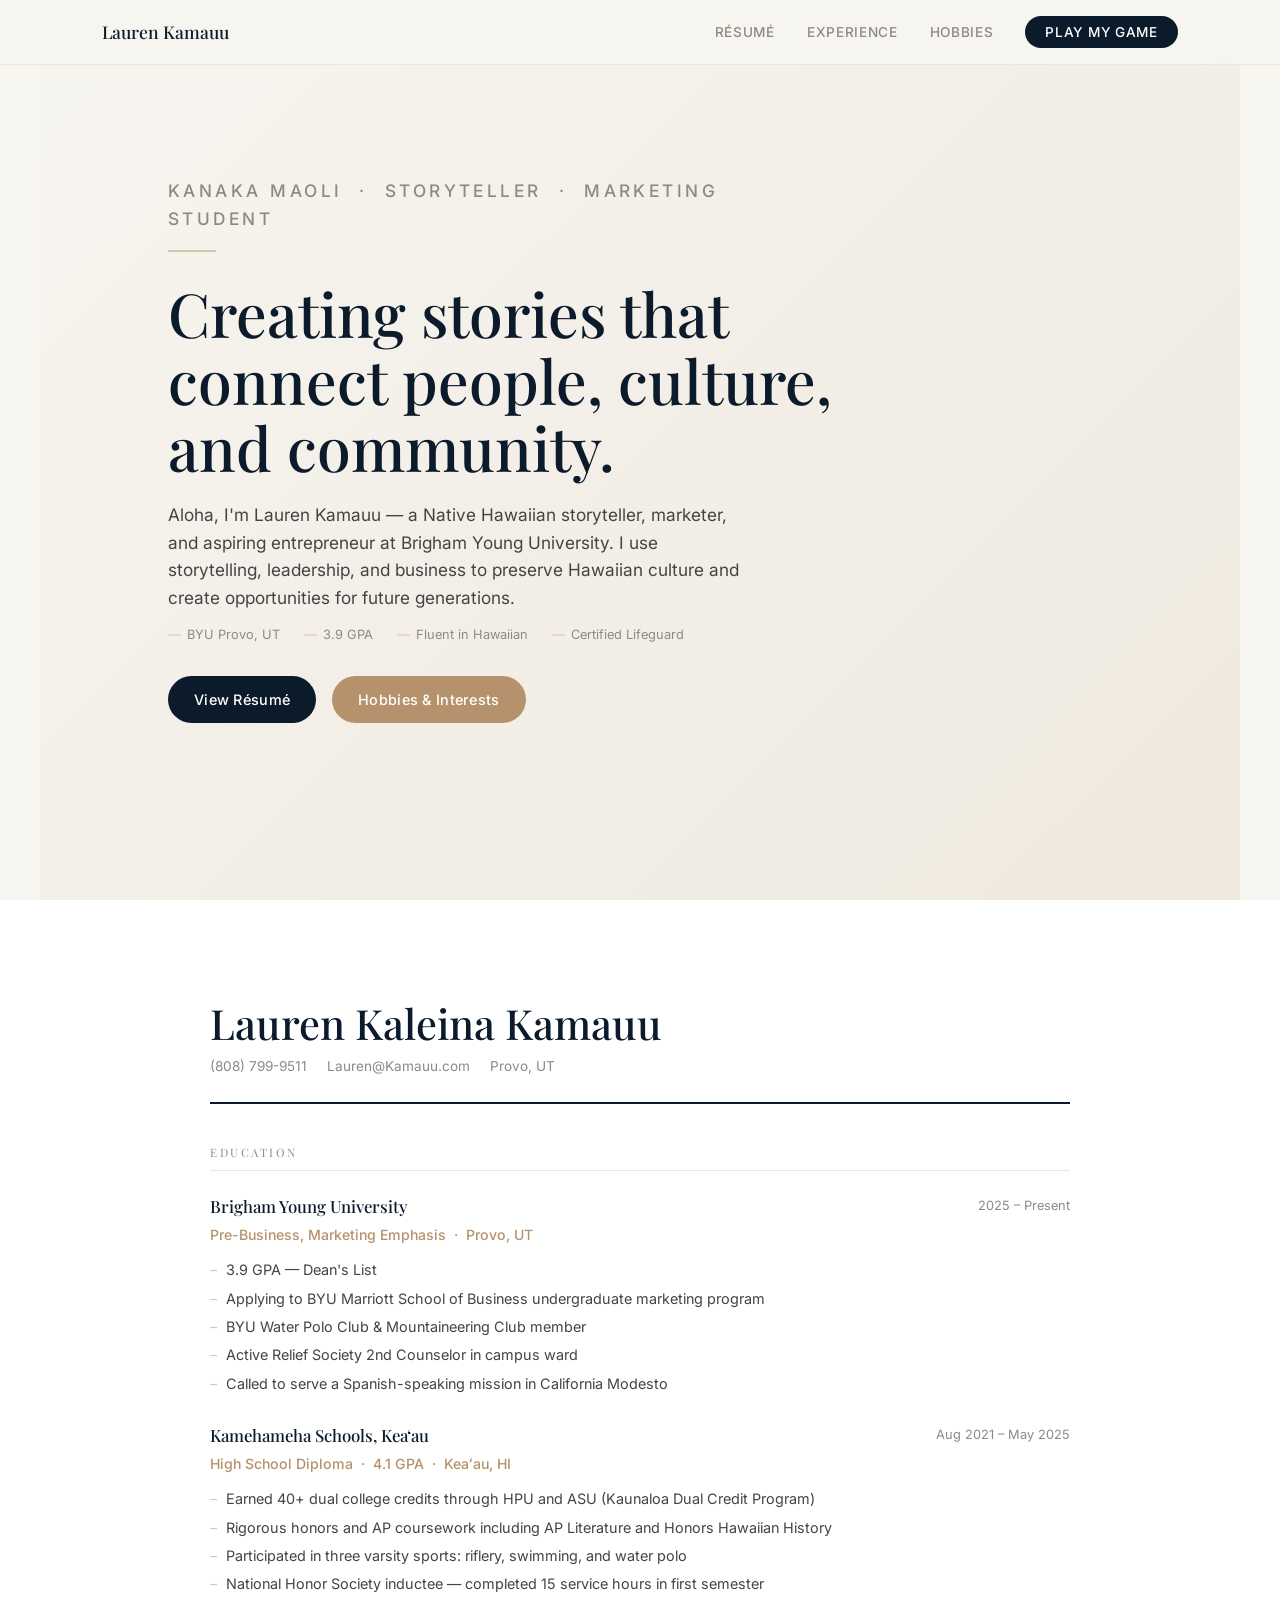
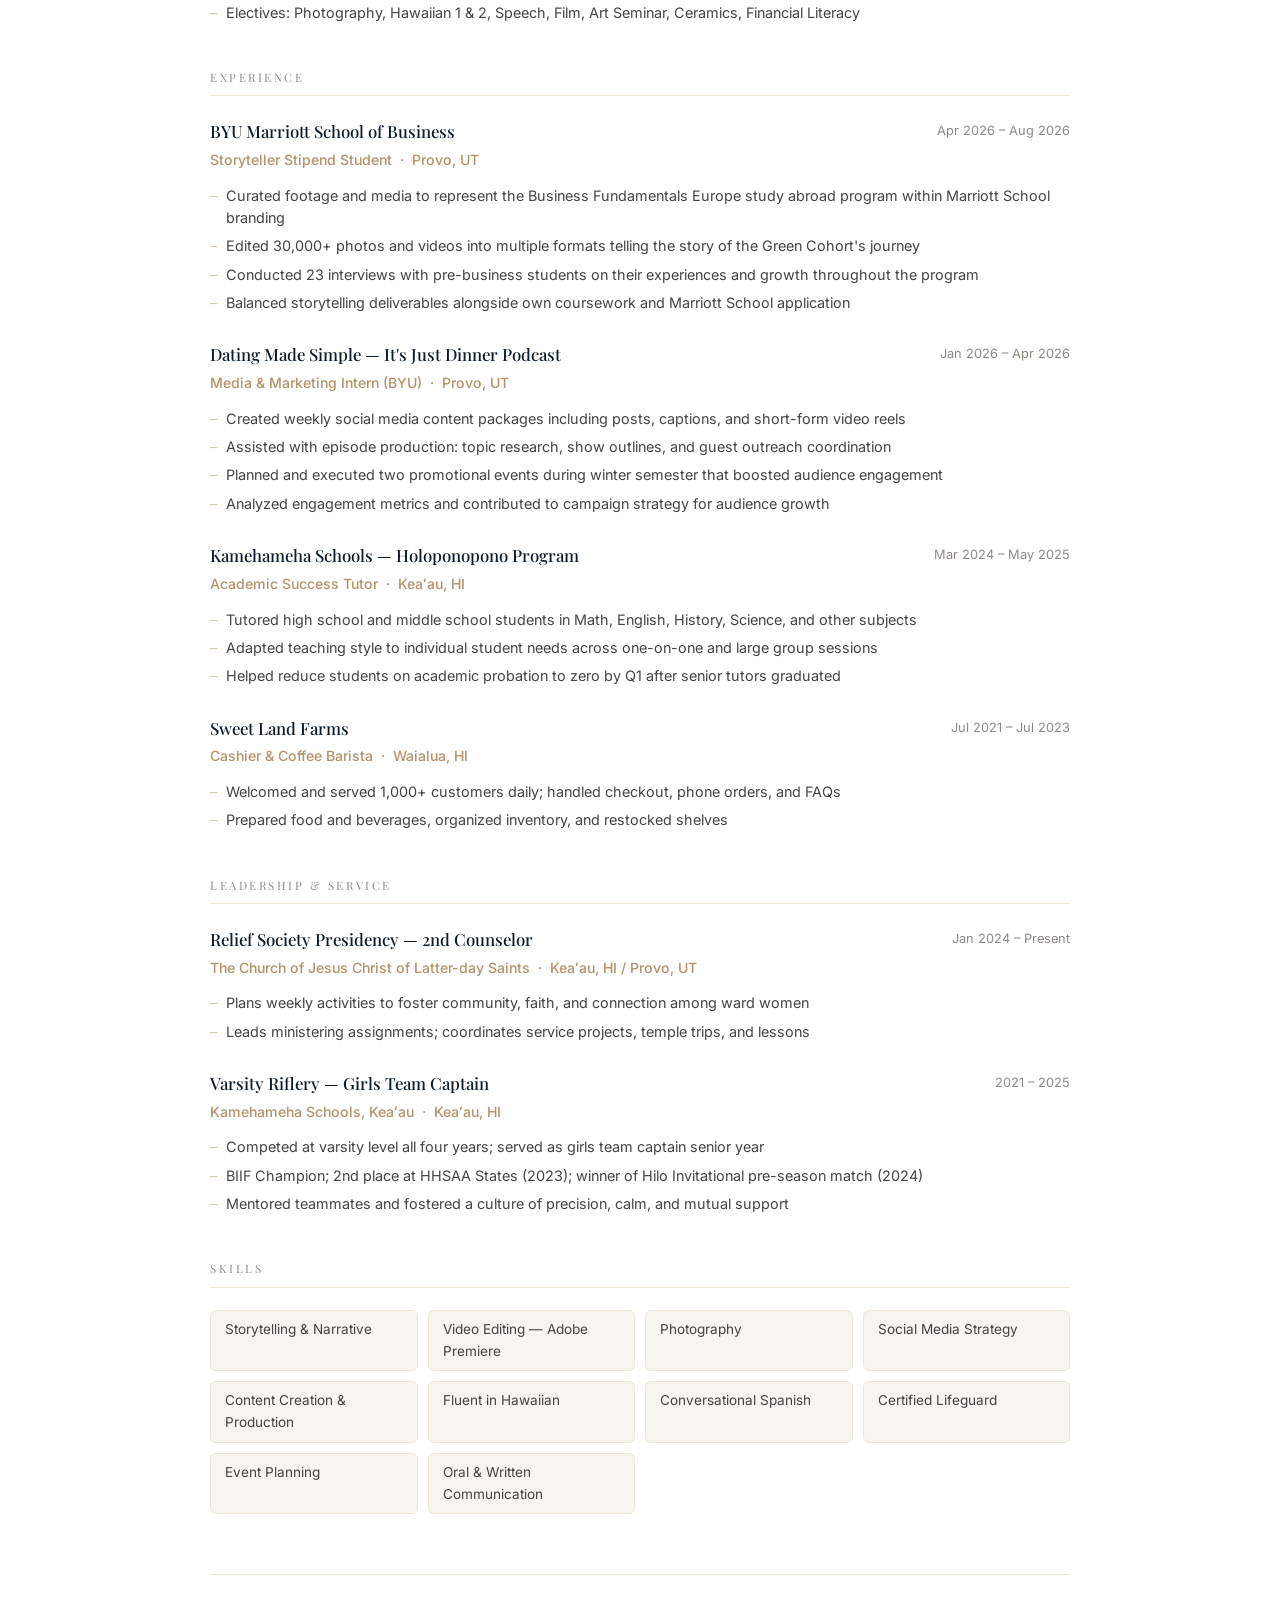
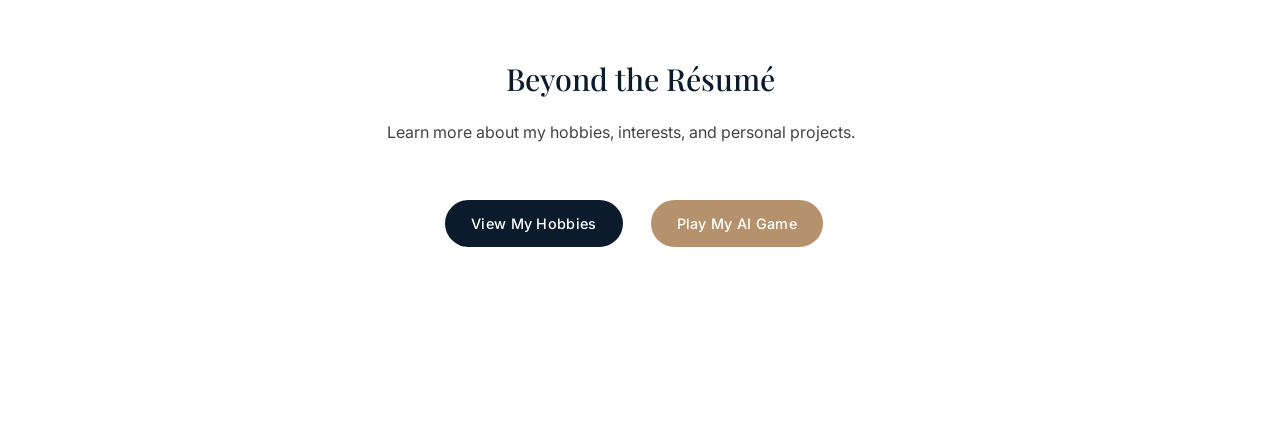
<file: index.html>
<!DOCTYPE html>
<html lang="en">
<head>
<meta charset="UTF-8" />
<meta name="viewport" content="width=device-width, initial-scale=1.0" />
<title>Lauren Kamauu | Storyteller & Marketing Student</title>
<link href="https://fonts.googleapis.com/css2?family=Playfair+Display:wght@400;500;600&family=Inter:wght@300;400;500;600&display=swap" rel="stylesheet">
<link rel="stylesheet" href="styles/css/project.css">

</head>
<body>

<!-- NAV -->
<nav>
  <a href="#top" class="nav-logo">Lauren Kamauu</a>
  <ul class="nav-links">
    <li><a href="#resume">Résumé</a></li>
    <li><a href="#experience">Experience</a></li>
    <li><a href="hobbies.html" target="_blank" rel="noopener noreferrer">Hobbies</a></li>
    <li class="nav-cta"><a href="byu_alchemy.html" target="_blank" rel="noopener noreferrer">Play My Game</a></li>
  </ul>
</nav>

<!-- HERO -->
<section id="top" class="hero fade-in">
  <div class="hero-text">
    <p class="label">Kanaka Maoli &nbsp;·&nbsp; Storyteller &nbsp;·&nbsp; Marketing Student</p>
    <div class="divider"></div>
    <h1>Creating stories that connect people, culture, and community.</h1>
    <p>
      Aloha, I'm Lauren Kamauu — a Native Hawaiian storyteller, marketer, and aspiring entrepreneur at Brigham Young University.
      I use storytelling, leadership, and business to preserve Hawaiian culture and create opportunities for future generations.
    </p>
    <div class="hero-meta">
      <span>BYU Provo, UT</span>
      <span>3.9 GPA</span>
      <span>Fluent in Hawaiian</span>
      <span>Certified Lifeguard</span>
    </div>
    <a href="#resume" class="btn">View Résumé</a>
    <a href="hobbies.html" class="btn accent" target="_blank" rel="noopener noreferrer">Hobbies &amp; Interests</a>
  </div>
</section>

<!-- RÉSUMÉ -->
<div id="resume">
<div class="resume-inner fade-in d1">

  <div class="resume-header">
    <h1>Lauren Kaleina Kamauu</h1>
    <div class="resume-contact">
      <span>(808) 799-9511</span>
      <span>Lauren@Kamauu.com</span>
      <span>Provo, UT</span>
    </div>
  </div>

  <!-- EDUCATION -->
  <div class="resume-block">
    <div class="resume-block-title">Education</div>

    <div class="resume-entry">
      <div class="resume-entry-title">Brigham Young University</div>
      <div class="resume-entry-date">2025 – Present</div>
      <div class="resume-entry-sub">Pre-Business, Marketing Emphasis &nbsp;·&nbsp; Provo, UT</div>
      <div class="resume-entry-body">
        <ul>
          <li>3.9 GPA — Dean's List</li>
          <li>Applying to BYU Marriott School of Business undergraduate marketing program</li>
          <li>BYU Water Polo Club &amp; Mountaineering Club member</li>
          <li>Active Relief Society 2nd Counselor in campus ward</li>
          <li>Called to serve a Spanish-speaking mission in California Modesto</li>
        </ul>
      </div>
    </div>

    <div class="resume-entry">
      <div class="resume-entry-title">Kamehameha Schools, Keaʻau</div>
      <div class="resume-entry-date">Aug 2021 – May 2025</div>
      <div class="resume-entry-sub">High School Diploma &nbsp;·&nbsp; 4.1 GPA &nbsp;·&nbsp; Keaʻau, HI</div>
      <div class="resume-entry-body">
        <ul>
          <li>Earned 40+ dual college credits through HPU and ASU (Kaunaloa Dual Credit Program)</li>
          <li>Rigorous honors and AP coursework including AP Literature and Honors Hawaiian History</li>
          <li>Participated in three varsity sports: riflery, swimming, and water polo</li>
          <li>National Honor Society inductee — completed 15 service hours in first semester</li>
          <li>Electives: Photography, Hawaiian 1 &amp; 2, Speech, Film, Art Seminar, Ceramics, Financial Literacy</li>
        </ul>
      </div>
    </div>
  </div>

  <!-- EXPERIENCE -->
  <div id="experience" class="resume-block">
    <div class="resume-block-title">Experience</div>

    <div class="resume-entry">
      <div class="resume-entry-title">BYU Marriott School of Business</div>
      <div class="resume-entry-date">Apr 2026 – Aug 2026</div>
      <div class="resume-entry-sub">Storyteller Stipend Student &nbsp;·&nbsp; Provo, UT</div>
      <div class="resume-entry-body">
        <ul>
          <li>Curated footage and media to represent the Business Fundamentals Europe study abroad program within Marriott School branding</li>
          <li>Edited 30,000+ photos and videos into multiple formats telling the story of the Green Cohort's journey</li>
          <li>Conducted 23 interviews with pre-business students on their experiences and growth throughout the program</li>
          <li>Balanced storytelling deliverables alongside own coursework and Marriott School application</li>
        </ul>
      </div>
    </div>

    <div class="resume-entry">
      <div class="resume-entry-title">Dating Made Simple — It's Just Dinner Podcast</div>
      <div class="resume-entry-date">Jan 2026 – Apr 2026</div>
      <div class="resume-entry-sub">Media &amp; Marketing Intern (BYU) &nbsp;·&nbsp; Provo, UT</div>
      <div class="resume-entry-body">
        <ul>
          <li>Created weekly social media content packages including posts, captions, and short-form video reels</li>
          <li>Assisted with episode production: topic research, show outlines, and guest outreach coordination</li>
          <li>Planned and executed two promotional events during winter semester that boosted audience engagement</li>
          <li>Analyzed engagement metrics and contributed to campaign strategy for audience growth</li>
        </ul>
      </div>
    </div>

    <div class="resume-entry">
      <div class="resume-entry-title">Kamehameha Schools — Holoponopono Program</div>
      <div class="resume-entry-date">Mar 2024 – May 2025</div>
      <div class="resume-entry-sub">Academic Success Tutor &nbsp;·&nbsp; Keaʻau, HI</div>
      <div class="resume-entry-body">
        <ul>
          <li>Tutored high school and middle school students in Math, English, History, Science, and other subjects</li>
          <li>Adapted teaching style to individual student needs across one-on-one and large group sessions</li>
          <li>Helped reduce students on academic probation to zero by Q1 after senior tutors graduated</li>
        </ul>
      </div>
    </div>

    <div class="resume-entry">
      <div class="resume-entry-title">Sweet Land Farms</div>
      <div class="resume-entry-date">Jul 2021 – Jul 2023</div>
      <div class="resume-entry-sub">Cashier &amp; Coffee Barista &nbsp;·&nbsp; Waialua, HI</div>
      <div class="resume-entry-body">
        <ul>
          <li>Welcomed and served 1,000+ customers daily; handled checkout, phone orders, and FAQs</li>
          <li>Prepared food and beverages, organized inventory, and restocked shelves</li>
        </ul>
      </div>
    </div>
  </div>

  <!-- LEADERSHIP -->
  <div class="resume-block">
    <div class="resume-block-title">Leadership &amp; Service</div>

    <div class="resume-entry">
      <div class="resume-entry-title">Relief Society Presidency — 2nd Counselor</div>
      <div class="resume-entry-date">Jan 2024 – Present</div>
      <div class="resume-entry-sub">The Church of Jesus Christ of Latter-day Saints &nbsp;·&nbsp; Keaʻau, HI / Provo, UT</div>
      <div class="resume-entry-body">
        <ul>
          <li>Plans weekly activities to foster community, faith, and connection among ward women</li>
          <li>Leads ministering assignments; coordinates service projects, temple trips, and lessons</li>
        </ul>
      </div>
    </div>

    <div class="resume-entry">
      <div class="resume-entry-title">Varsity Riflery — Girls Team Captain</div>
      <div class="resume-entry-date">2021 – 2025</div>
      <div class="resume-entry-sub">Kamehameha Schools, Keaʻau &nbsp;·&nbsp; Keaʻau, HI</div>
      <div class="resume-entry-body">
        <ul>
          <li>Competed at varsity level all four years; served as girls team captain senior year</li>
          <li>BIIF Champion; 2nd place at HHSAA States (2023); winner of Hilo Invitational pre-season match (2024)</li>
          <li>Mentored teammates and fostered a culture of precision, calm, and mutual support</li>
        </ul>
      </div>
    </div>
  </div>

  <!-- SKILLS -->
  <div class="resume-block">
    <div class="resume-block-title">Skills</div>
    <div class="skills-grid">
      <div class="skill-tag">Storytelling &amp; Narrative</div>
      <div class="skill-tag">Video Editing — Adobe Premiere</div>
      <div class="skill-tag">Photography</div>
      <div class="skill-tag">Social Media Strategy</div>
      <div class="skill-tag">Content Creation &amp; Production</div>
      <div class="skill-tag">Fluent in Hawaiian</div>
      <div class="skill-tag">Conversational Spanish</div>
      <div class="skill-tag">Certified Lifeguard</div>
      <div class="skill-tag">Event Planning</div>
      <div class="skill-tag">Oral &amp; Written Communication</div>
    </div>
  </div>

  <section class="explore-section">

    <h2>Beyond the Résumé</h2>

    <p>
        Learn more about my hobbies, interests, and personal projects.
    </p>

    <div class="explore-buttons">

        <a href="hobbies.html" class="btn" target="_blank" rel="noopener noreferrer">
            View My Hobbies
        </a>

        <a href="byu_alchemy.html" class="btn accent" target="_blank" rel="noopener noreferrer">
            Play My AI Game
        </a>

    </div>

</section>
</file>
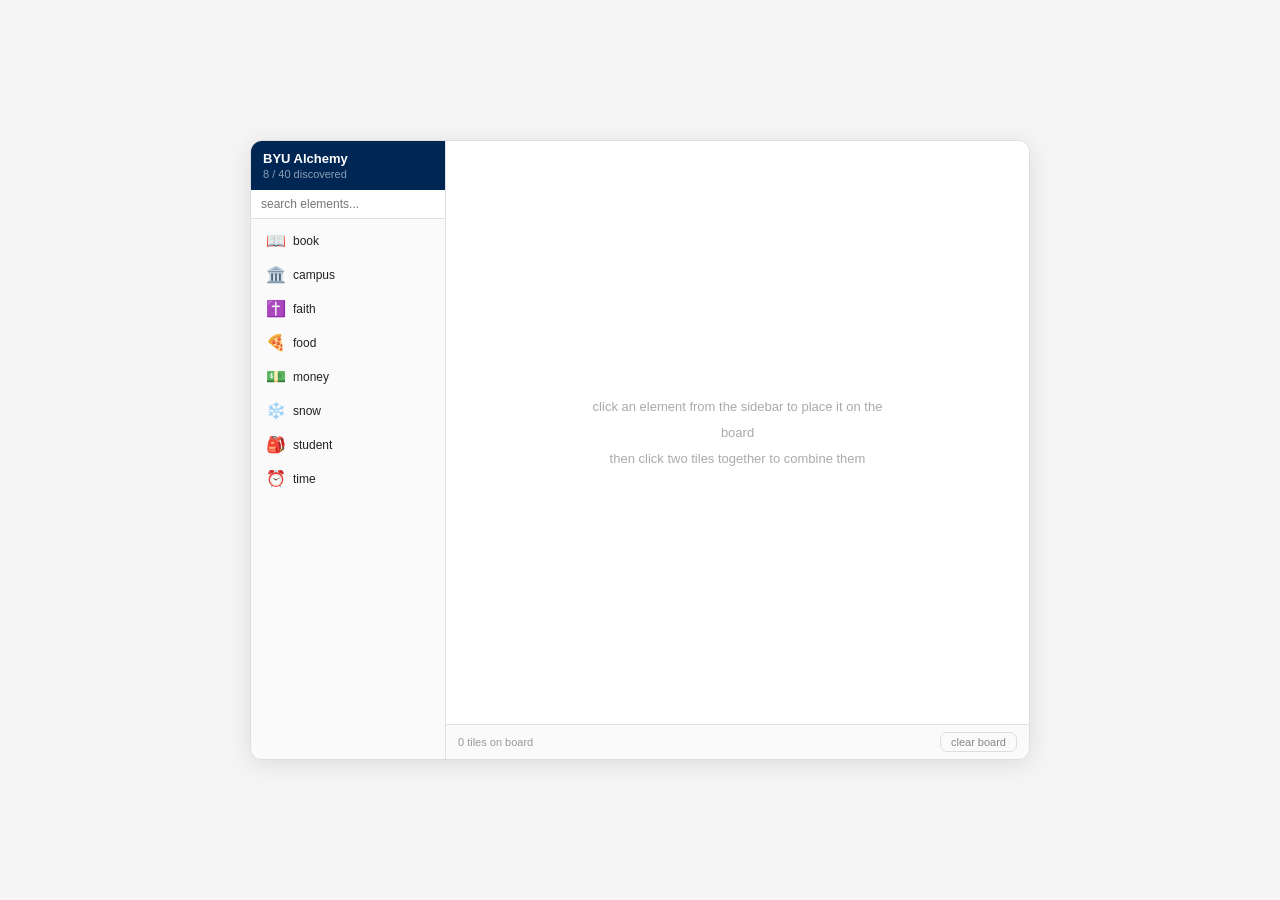
<file: byu_alchemy.html>
<!DOCTYPE html>
<html lang="en">
<head>
<meta charset="UTF-8" />
<meta name="viewport" content="width=device-width, initial-scale=1.0" />
<title>BYU Alchemy</title>
<style>
  * { box-sizing: border-box; margin: 0; padding: 0; }
  body { font-family: -apple-system, BlinkMacSystemFont, 'Segoe UI', sans-serif; background: #f5f5f5; display: flex; justify-content: center; align-items: center; min-height: 100vh; }
  #app { display: flex; height: 620px; width: 780px; border: 1px solid #ddd; border-radius: 12px; overflow: hidden; box-shadow: 0 4px 24px rgba(0,0,0,0.10); }

  /* SIDEBAR */
  #sidebar { width: 195px; min-width: 195px; display: flex; flex-direction: column; background: #fafafa; border-right: 1px solid #e0e0e0; }
  #sid-head { padding: 10px 12px; background: #002654; }
  #sid-head h3 { font-size: 13px; font-weight: 600; color: #fff; }
  #sid-head p { font-size: 11px; color: rgba(255,255,255,0.55); margin-top: 2px; }
  #search { width: 100%; font-size: 12px; padding: 7px 10px; border: none; border-bottom: 1px solid #e0e0e0; background: #fff; color: #222; outline: none; }
  #elist { flex: 1; overflow-y: auto; padding: 6px; display: flex; flex-direction: column; gap: 3px; }
  .chip { display: flex; align-items: center; gap: 7px; padding: 5px 8px; border-radius: 7px; cursor: pointer; font-size: 12px; color: #222; border: 1px solid transparent; background: transparent; user-select: none; }
  .chip:hover { background: #fff; border-color: #ddd; }
  .chip-icon { font-size: 16px; width: 20px; text-align: center; }

  /* BOARD */
  #board-wrap { flex: 1; display: flex; flex-direction: column; min-width: 0; }
  #board { flex: 1; position: relative; background: #fff; overflow: hidden; }
  #hint-text { position: absolute; top: 50%; left: 50%; transform: translate(-50%, -50%); font-size: 13px; color: #aaa; text-align: center; pointer-events: none; line-height: 2; }
  #toast { position: absolute; top: 10px; left: 50%; transform: translateX(-50%); background: #002654; color: #fff; font-size: 12px; font-weight: 500; padding: 6px 18px; border-radius: 8px; opacity: 0; pointer-events: none; white-space: nowrap; transition: opacity 0.25s; z-index: 20; }
  #toast.on { opacity: 1; }
  #bbar { padding: 7px 12px; background: #fafafa; border-top: 1px solid #e0e0e0; display: flex; justify-content: space-between; align-items: center; }
  #bbar span { font-size: 11px; color: #999; }
  #clr { font-size: 11px; padding: 3px 10px; border: 1px solid #ddd; border-radius: 7px; background: transparent; color: #888; cursor: pointer; }
  #clr:hover { background: #f0f0f0; }

  /* TILES */
  .tile { position: absolute; display: flex; flex-direction: column; align-items: center; gap: 2px; padding: 6px 8px; min-width: 64px; max-width: 90px; border-radius: 8px; border: 1px solid #e0e0e0; background: #fff; font-size: 11px; color: #222; text-align: center; cursor: pointer; user-select: none; transition: border-color 0.15s, background 0.15s; word-break: break-word; box-shadow: 0 1px 4px rgba(0,0,0,0.06); }
  .tile:hover { border-color: #bbb; background: #fafafa; }
  .tile.sel { border-color: #002654; background: #E6F1FB; color: #002654; }
  .tile .ti { font-size: 20px; line-height: 1.2; }
</style>
</head>
<body>
<div id="app">
  <div id="sidebar">
    <div id="sid-head">
      <h3>BYU Alchemy</h3>
      <p id="dcount">8 / 38 discovered</p>
    </div>
    <input id="search" placeholder="search elements..." />
    <div id="elist"></div>
  </div>
  <div id="board-wrap">
    <div id="board">
      <div id="hint-text">click an element from the sidebar to place it on the board<br>then click two tiles together to combine them</div>
      <div id="toast"></div>
    </div>
    <div id="bbar">
      <span id="bcount">0 tiles on board</span>
      <button id="clr">clear board</button>
    </div>
  </div>
</div>

<script>
const EL = {
  student:     { icon: '🎒', label: 'student',          base: true },
  faith:       { icon: '✝️',  label: 'faith',            base: true },
  book:        { icon: '📖', label: 'book',              base: true },
  campus:      { icon: '🏛️', label: 'campus',            base: true },
  snow:        { icon: '❄️',  label: 'snow',              base: true },
  food:        { icon: '🍕', label: 'food',              base: true },
  time:        { icon: '⏰', label: 'time',              base: true },
  money:       { icon: '💵', label: 'money',             base: true },
  honor_code:  { icon: '📜', label: 'honor code' },
  byu_spirit:  { icon: '💙', label: 'BYU spirit' },
  cosmo:       { icon: '🐾', label: 'Cosmo' },
  devotional:  { icon: '🎤', label: 'devotional' },
  finals_week: { icon: '😰', label: 'finals week' },
  ramen:       { icon: '🍜', label: 'ramen' },
  late_night:  { icon: '🌙', label: 'late night' },
  all_nighter: { icon: '😵', label: 'all-nighter' },
  testimony:   { icon: '🕊️', label: 'testimony' },
  mission:     { icon: '✈️', label: 'mission' },
  married:     { icon: '💍', label: 'married' },
  cougareat:   { icon: '🍔', label: 'cougareat' },
  library:     { icon: '📚', label: 'library' },
  internship:  { icon: '💼', label: 'internship' },
  diploma:     { icon: '🎓', label: 'diploma' },
  y_mountain:  { icon: '⛰️', label: 'Y mountain' },
  hike:        { icon: '🥾', label: 'hike' },
  ward:        { icon: '⛪', label: 'ward' },
  fhe:         { icon: '🏠', label: 'FHE' },
  intramurals: { icon: '🏐', label: 'intramurals' },
  tuition:     { icon: '💸', label: 'tuition' },
  scholarship: { icon: '🏆', label: 'scholarship' },
  bom:         { icon: '📕', label: 'Book of Mormon' },
  revelation:  { icon: '💡', label: 'revelation' },
  green_cohort:{ icon: '🐍', label: 'green cohort B' },
  professor:   { icon: '🧑‍🏫', label: 'professor' },
  semester:    { icon: '📅', label: 'semester' },
  cougar_blue: { icon: '💎', label: 'cougar blue' },
  married_byu: { icon: '🎊', label: 'BYU married' },
  timpanogos:  { icon: '🏔️', label: 'Timpanogos' },
  temple:      { icon: '🕍', label: 'temple' },
  scriptures:  { icon: '📗', label: 'scriptures' },
};

const RECIPES = [
  ['student',    'faith',      'honor_code'],
  ['student',    'book',       'library'],
  ['campus',     'snow',       'y_mountain'],
  ['y_mountain', 'student',    'hike'],
  ['hike',       'student',    'timpanogos'],
  ['faith',      'faith',      'temple'],
  ['temple',     'book',       'scriptures'],
  ['scriptures', 'student',    'mission'],
  ['student',    'time',       'finals_week'],
  ['finals_week','food',       'ramen'],
  ['food',       'money',      'cougareat'],
  ['student',    'money',      'tuition'],
  ['tuition',    'faith',      'scholarship'],
  ['time',       'student',    'late_night'],
  ['late_night', 'book',       'all_nighter'],
  ['honor_code', 'faith',      'byu_spirit'],
  ['byu_spirit', 'campus',     'cosmo'],
  ['faith',      'book',       'devotional'],
  ['devotional', 'faith',      'testimony'],
  ['testimony',  'time',       'mission'],
  ['student',    'faith',      'bom'],
  ['bom',        'faith',      'revelation'],
  ['student',    'campus',     'ward'],
  ['ward',       'time',       'fhe'],
  ['campus',     'food',       'cougareat'],
  ['student',    'time',       'semester'],
  ['semester',   'book',       'professor'],
  ['scholarship','time',       'internship'],
  ['semester',   'semester',   'diploma'],
  ['byu_spirit', 'cosmo',      'cougar_blue'],
  ['student',    'student',    'married'],
  ['married',    'campus',     'married_byu'],
  ['fhe',        'student',    'intramurals'],
  ['byu_spirit', 'revelation', 'green_cohort'],
  ['internship', 'diploma',    'diploma'],
];

const TOTAL = Object.keys(EL).length;
const discovered = new Set(Object.keys(EL).filter(k => EL[k].base));
let tiles = [], selectedTile = null, toastTimer = null, idCounter = 0;

const board    = document.getElementById('board');
const elist    = document.getElementById('elist');
const dcount   = document.getElementById('dcount');
const bcount   = document.getElementById('bcount');
const hint     = document.getElementById('hint-text');
const toast    = document.getElementById('toast');
const searchEl = document.getElementById('search');

function showToast(msg) {
  toast.textContent = msg;
  toast.classList.add('on');
  clearTimeout(toastTimer);
  toastTimer = setTimeout(() => toast.classList.remove('on'), 2400);
}

function updateCounts() {
  dcount.textContent = `${discovered.size} / ${TOTAL} discovered`;
  bcount.textContent = `${tiles.length} tile${tiles.length !== 1 ? 's' : ''} on board`;
  hint.style.display = tiles.length ? 'none' : 'block';
}

function renderSidebar() {
  const q = searchEl.value.toLowerCase();
  elist.innerHTML = '';
  [...discovered]
    .sort((a, b) => EL[a].label.localeCompare(EL[b].label))
    .filter(k => EL[k].label.toLowerCase().includes(q))
    .forEach(k => {
      const d = document.createElement('div');
      d.className = 'chip';
      d.innerHTML = `<span class="chip-icon">${EL[k].icon}</span><span>${EL[k].label}</span>`;
      d.addEventListener('click', () => placeFromSidebar(k));
      elist.appendChild(d);
    });
  updateCounts();
}

function placeFromSidebar(key) {
  clearSelection();
  const bRect = board.getBoundingClientRect();
  const x = 20 + Math.random() * (bRect.width - 130);
  const y = 20 + Math.random() * (bRect.height - 90);
  spawnTile(key, x, y);
}

function spawnTile(key, x, y) {
  const id = ++idCounter;
  const el = EL[key];
  const div = document.createElement('div');
  div.className = 'tile';
  div.innerHTML = `<span class="ti">${el.icon}</span><span>${el.label}</span>`;
  div.style.left = Math.round(x) + 'px';
  div.style.top  = Math.round(y) + 'px';

  let dragging = false, moved = false, ox = 0, oy = 0, sx = 0, sy = 0;

  div.addEventListener('mousedown', e => {
    e.stopPropagation(); e.preventDefault();
    dragging = true; moved = false;
    const r = div.getBoundingClientRect();
    ox = e.clientX - r.left; oy = e.clientY - r.top;
    sx = e.clientX; sy = e.clientY;
    div.style.zIndex = 50;
  });

  function onMove(e) {
    if (!dragging || div.style.zIndex !== '50') return;
    const bRect = board.getBoundingClientRect();
    let nx = e.clientX - bRect.left - ox;
    let ny = e.clientY - bRect.top  - oy;
    nx = Math.max(0, Math.min(nx, bRect.width  - div.offsetWidth));
    ny = Math.max(0, Math.min(ny, bRect.height - div.offsetHeight));
    div.style.left = Math.round(nx) + 'px';
    div.style.top  = Math.round(ny) + 'px';
    obj.x = nx; obj.y = ny;
    if (Math.abs(e.clientX - sx) > 4 || Math.abs(e.clientY - sy) > 4) moved = true;
  }
  function onUp() {
    if (!dragging) return;
    dragging = false; div.style.zIndex = '';
    if (!moved) handleTileClick(obj);
  }
  document.addEventListener('mousemove', onMove);
  document.addEventListener('mouseup', onUp);

  const obj = { id, key, div, x, y };
  tiles.push(obj);
  board.appendChild(div);
  updateCounts();
  return obj;
}

function handleTileClick(obj) {
  if (!selectedTile) {
    selectedTile = obj;
    obj.div.classList.add('sel');
  } else if (selectedTile === obj) {
    obj.div.classList.remove('sel');
    selectedTile = null;
  } else {
    const a = selectedTile.key, b = obj.key;
    const result = tryMerge(a, b);
    selectedTile.div.classList.remove('sel');
    if (result) {
      const nx = Math.round((selectedTile.x + obj.x) / 2);
      const ny = Math.round((selectedTile.y + obj.y) / 2);
      removeTile(selectedTile); removeTile(obj);
      selectedTile = null;
      const isNew = !discovered.has(result);
      discovered.add(result);
      spawnTile(result, nx, ny);
      if (isNew) {
        showToast(`✨ discovered: ${EL[result].icon} ${EL[result].label}!`);
        renderSidebar();
      } else {
        showToast(`${EL[result].icon} ${EL[result].label}`);
        updateCounts();
      }
    } else {
      selectedTile = obj;
      obj.div.classList.add('sel');
      showToast('no reaction — try something else');
    }
  }
}

function tryMerge(a, b) {
  for (const [i1, i2, out] of RECIPES) {
    if ((a === i1 && b === i2) || (a === i2 && b === i1)) return out;
  }
  return null;
}

function removeTile(obj) {
  obj.div.remove();
  tiles = tiles.filter(t => t !== obj);
}

function clearSelection() {
  if (selectedTile) { selectedTile.div.classList.remove('sel'); selectedTile = null; }
}

board.addEventListener('click', e => { if (e.target === board) clearSelection(); });
document.getElementById('clr').addEventListener('click', () => {
  tiles.forEach(t => t.div.remove());
  tiles = []; clearSelection(); updateCounts();
});
searchEl.addEventListener('input', renderSidebar);
renderSidebar();
</script>
</body>
</html>
</file>
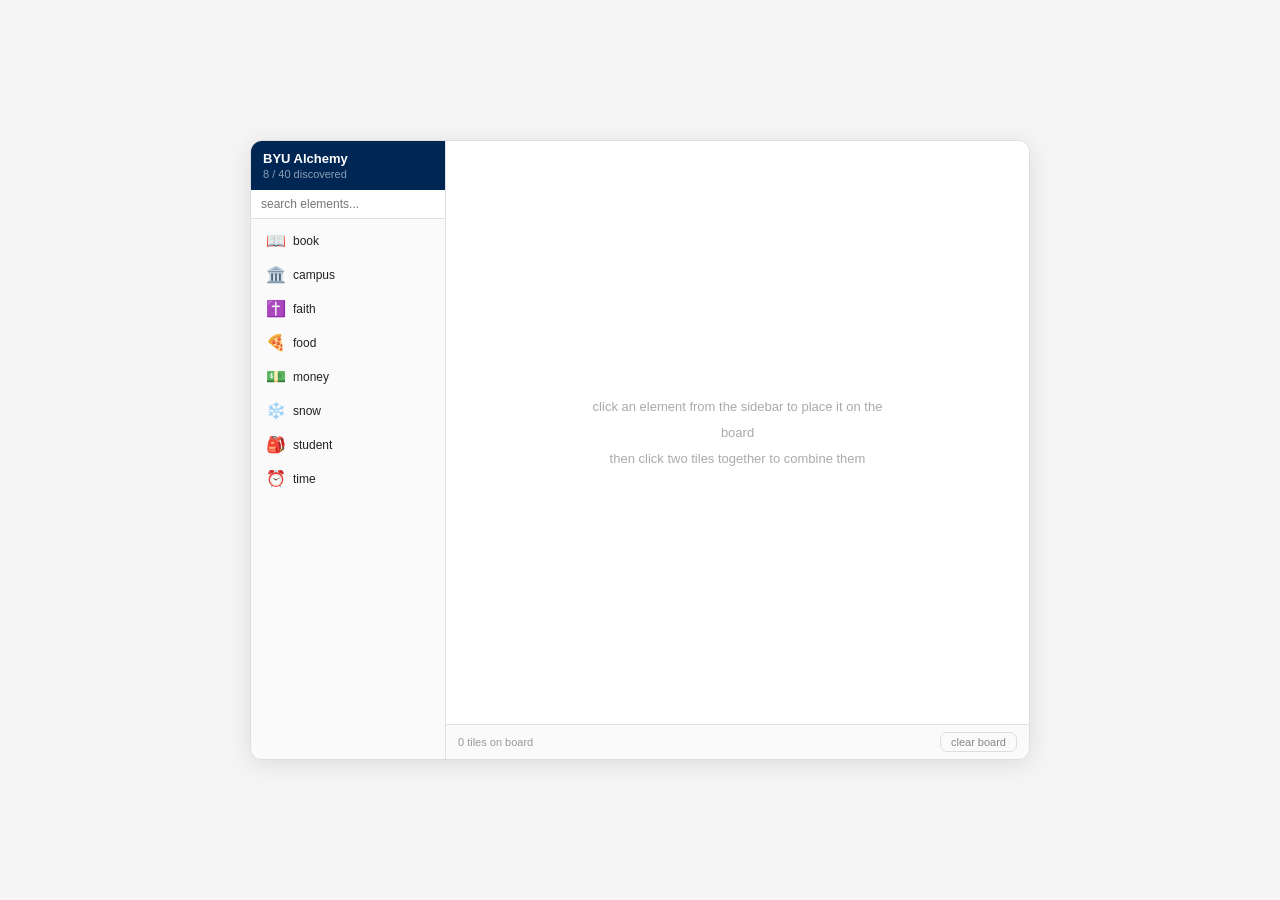
<file: game.html>
<!DOCTYPE html>
<html lang="en">
<head>
<meta charset="UTF-8" />
<meta name="viewport" content="width=device-width, initial-scale=1.0" />
<title>BYU Alchemy</title>
<style>
  * { box-sizing: border-box; margin: 0; padding: 0; }
  body { font-family: -apple-system, BlinkMacSystemFont, 'Segoe UI', sans-serif; background: #f5f5f5; display: flex; justify-content: center; align-items: center; min-height: 100vh; }
  #app { display: flex; height: 620px; width: 780px; border: 1px solid #ddd; border-radius: 12px; overflow: hidden; box-shadow: 0 4px 24px rgba(0,0,0,0.10); }

  /* SIDEBAR */
  #sidebar { width: 195px; min-width: 195px; display: flex; flex-direction: column; background: #fafafa; border-right: 1px solid #e0e0e0; }
  #sid-head { padding: 10px 12px; background: #002654; }
  #sid-head h3 { font-size: 13px; font-weight: 600; color: #fff; }
  #sid-head p { font-size: 11px; color: rgba(255,255,255,0.55); margin-top: 2px; }
  #search { width: 100%; font-size: 12px; padding: 7px 10px; border: none; border-bottom: 1px solid #e0e0e0; background: #fff; color: #222; outline: none; }
  #elist { flex: 1; overflow-y: auto; padding: 6px; display: flex; flex-direction: column; gap: 3px; }
  .chip { display: flex; align-items: center; gap: 7px; padding: 5px 8px; border-radius: 7px; cursor: pointer; font-size: 12px; color: #222; border: 1px solid transparent; background: transparent; user-select: none; }
  .chip:hover { background: #fff; border-color: #ddd; }
  .chip-icon { font-size: 16px; width: 20px; text-align: center; }

  /* BOARD */
  #board-wrap { flex: 1; display: flex; flex-direction: column; min-width: 0; }
  #board { flex: 1; position: relative; background: #fff; overflow: hidden; }
  #hint-text { position: absolute; top: 50%; left: 50%; transform: translate(-50%, -50%); font-size: 13px; color: #aaa; text-align: center; pointer-events: none; line-height: 2; }
  #toast { position: absolute; top: 10px; left: 50%; transform: translateX(-50%); background: #002654; color: #fff; font-size: 12px; font-weight: 500; padding: 6px 18px; border-radius: 8px; opacity: 0; pointer-events: none; white-space: nowrap; transition: opacity 0.25s; z-index: 20; }
  #toast.on { opacity: 1; }
  #bbar { padding: 7px 12px; background: #fafafa; border-top: 1px solid #e0e0e0; display: flex; justify-content: space-between; align-items: center; }
  #bbar span { font-size: 11px; color: #999; }
  #clr { font-size: 11px; padding: 3px 10px; border: 1px solid #ddd; border-radius: 7px; background: transparent; color: #888; cursor: pointer; }
  #clr:hover { background: #f0f0f0; }

  /* TILES */
  .tile { position: absolute; display: flex; flex-direction: column; align-items: center; gap: 2px; padding: 6px 8px; min-width: 64px; max-width: 90px; border-radius: 8px; border: 1px solid #e0e0e0; background: #fff; font-size: 11px; color: #222; text-align: center; cursor: pointer; user-select: none; transition: border-color 0.15s, background 0.15s; word-break: break-word; box-shadow: 0 1px 4px rgba(0,0,0,0.06); }
  .tile:hover { border-color: #bbb; background: #fafafa; }
  .tile.sel { border-color: #002654; background: #E6F1FB; color: #002654; }
  .tile .ti { font-size: 20px; line-height: 1.2; }
</style>
</head>
<body>
<div id="app">
  <div id="sidebar">
    <div id="sid-head">
      <h3>BYU Alchemy</h3>
      <p id="dcount">8 / 38 discovered</p>
    </div>
    <input id="search" placeholder="search elements..." />
    <div id="elist"></div>
  </div>
  <div id="board-wrap">
    <div id="board">
      <div id="hint-text">click an element from the sidebar to place it on the board<br>then click two tiles together to combine them</div>
      <div id="toast"></div>
    </div>
    <div id="bbar">
      <span id="bcount">0 tiles on board</span>
      <button id="clr">clear board</button>
    </div>
  </div>
</div>

<script>
const EL = {
  student:     { icon: '🎒', label: 'student',          base: true },
  faith:       { icon: '✝️',  label: 'faith',            base: true },
  book:        { icon: '📖', label: 'book',              base: true },
  campus:      { icon: '🏛️', label: 'campus',            base: true },
  snow:        { icon: '❄️',  label: 'snow',              base: true },
  food:        { icon: '🍕', label: 'food',              base: true },
  time:        { icon: '⏰', label: 'time',              base: true },
  money:       { icon: '💵', label: 'money',             base: true },
  honor_code:  { icon: '📜', label: 'honor code' },
  byu_spirit:  { icon: '💙', label: 'BYU spirit' },
  cosmo:       { icon: '🐾', label: 'Cosmo' },
  devotional:  { icon: '🎤', label: 'devotional' },
  finals_week: { icon: '😰', label: 'finals week' },
  ramen:       { icon: '🍜', label: 'ramen' },
  late_night:  { icon: '🌙', label: 'late night' },
  all_nighter: { icon: '😵', label: 'all-nighter' },
  testimony:   { icon: '🕊️', label: 'testimony' },
  mission:     { icon: '✈️', label: 'mission' },
  married:     { icon: '💍', label: 'married' },
  cougareat:   { icon: '🍔', label: 'cougareat' },
  library:     { icon: '📚', label: 'library' },
  internship:  { icon: '💼', label: 'internship' },
  diploma:     { icon: '🎓', label: 'diploma' },
  y_mountain:  { icon: '⛰️', label: 'Y mountain' },
  hike:        { icon: '🥾', label: 'hike' },
  ward:        { icon: '⛪', label: 'ward' },
  fhe:         { icon: '🏠', label: 'FHE' },
  intramurals: { icon: '🏐', label: 'intramurals' },
  tuition:     { icon: '💸', label: 'tuition' },
  scholarship: { icon: '🏆', label: 'scholarship' },
  bom:         { icon: '📕', label: 'Book of Mormon' },
  revelation:  { icon: '💡', label: 'revelation' },
  green_cohort:{ icon: '🐍', label: 'green cohort B' },
  professor:   { icon: '🧑‍🏫', label: 'professor' },
  semester:    { icon: '📅', label: 'semester' },
  cougar_blue: { icon: '💎', label: 'cougar blue' },
  married_byu: { icon: '🎊', label: 'BYU married' },
  timpanogos:  { icon: '🏔️', label: 'Timpanogos' },
  temple:      { icon: '🕍', label: 'temple' },
  scriptures:  { icon: '📗', label: 'scriptures' },
};

const RECIPES = [
  ['student',    'faith',      'honor_code'],
  ['student',    'book',       'library'],
  ['campus',     'snow',       'y_mountain'],
  ['y_mountain', 'student',    'hike'],
  ['hike',       'student',    'timpanogos'],
  ['faith',      'faith',      'temple'],
  ['temple',     'book',       'scriptures'],
  ['scriptures', 'student',    'mission'],
  ['student',    'time',       'finals_week'],
  ['finals_week','food',       'ramen'],
  ['food',       'money',      'cougareat'],
  ['student',    'money',      'tuition'],
  ['tuition',    'faith',      'scholarship'],
  ['time',       'student',    'late_night'],
  ['late_night', 'book',       'all_nighter'],
  ['honor_code', 'faith',      'byu_spirit'],
  ['byu_spirit', 'campus',     'cosmo'],
  ['faith',      'book',       'devotional'],
  ['devotional', 'faith',      'testimony'],
  ['testimony',  'time',       'mission'],
  ['student',    'faith',      'bom'],
  ['bom',        'faith',      'revelation'],
  ['student',    'campus',     'ward'],
  ['ward',       'time',       'fhe'],
  ['campus',     'food',       'cougareat'],
  ['student',    'time',       'semester'],
  ['semester',   'book',       'professor'],
  ['scholarship','time',       'internship'],
  ['semester',   'semester',   'diploma'],
  ['byu_spirit', 'cosmo',      'cougar_blue'],
  ['student',    'student',    'married'],
  ['married',    'campus',     'married_byu'],
  ['fhe',        'student',    'intramurals'],
  ['byu_spirit', 'revelation', 'green_cohort'],
  ['internship', 'diploma',    'diploma'],
];

const TOTAL = Object.keys(EL).length;
const discovered = new Set(Object.keys(EL).filter(k => EL[k].base));
let tiles = [], selectedTile = null, toastTimer = null, idCounter = 0;

const board    = document.getElementById('board');
const elist    = document.getElementById('elist');
const dcount   = document.getElementById('dcount');
const bcount   = document.getElementById('bcount');
const hint     = document.getElementById('hint-text');
const toast    = document.getElementById('toast');
const searchEl = document.getElementById('search');

function showToast(msg) {
  toast.textContent = msg;
  toast.classList.add('on');
  clearTimeout(toastTimer);
  toastTimer = setTimeout(() => toast.classList.remove('on'), 2400);
}

function updateCounts() {
  dcount.textContent = `${discovered.size} / ${TOTAL} discovered`;
  bcount.textContent = `${tiles.length} tile${tiles.length !== 1 ? 's' : ''} on board`;
  hint.style.display = tiles.length ? 'none' : 'block';
}

function renderSidebar() {
  const q = searchEl.value.toLowerCase();
  elist.innerHTML = '';
  [...discovered]
    .sort((a, b) => EL[a].label.localeCompare(EL[b].label))
    .filter(k => EL[k].label.toLowerCase().includes(q))
    .forEach(k => {
      const d = document.createElement('div');
      d.className = 'chip';
      d.innerHTML = `<span class="chip-icon">${EL[k].icon}</span><span>${EL[k].label}</span>`;
      d.addEventListener('click', () => placeFromSidebar(k));
      elist.appendChild(d);
    });
  updateCounts();
}

function placeFromSidebar(key) {
  clearSelection();
  const bRect = board.getBoundingClientRect();
  const x = 20 + Math.random() * (bRect.width - 130);
  const y = 20 + Math.random() * (bRect.height - 90);
  spawnTile(key, x, y);
}

function spawnTile(key, x, y) {
  const id = ++idCounter;
  const el = EL[key];
  const div = document.createElement('div');
  div.className = 'tile';
  div.innerHTML = `<span class="ti">${el.icon}</span><span>${el.label}</span>`;
  div.style.left = Math.round(x) + 'px';
  div.style.top  = Math.round(y) + 'px';

  let dragging = false, moved = false, ox = 0, oy = 0, sx = 0, sy = 0;

  div.addEventListener('mousedown', e => {
    e.stopPropagation(); e.preventDefault();
    dragging = true; moved = false;
    const r = div.getBoundingClientRect();
    ox = e.clientX - r.left; oy = e.clientY - r.top;
    sx = e.clientX; sy = e.clientY;
    div.style.zIndex = 50;
  });

  function onMove(e) {
    if (!dragging || div.style.zIndex !== '50') return;
    const bRect = board.getBoundingClientRect();
    let nx = e.clientX - bRect.left - ox;
    let ny = e.clientY - bRect.top  - oy;
    nx = Math.max(0, Math.min(nx, bRect.width  - div.offsetWidth));
    ny = Math.max(0, Math.min(ny, bRect.height - div.offsetHeight));
    div.style.left = Math.round(nx) + 'px';
    div.style.top  = Math.round(ny) + 'px';
    obj.x = nx; obj.y = ny;
    if (Math.abs(e.clientX - sx) > 4 || Math.abs(e.clientY - sy) > 4) moved = true;
  }
  function onUp() {
    if (!dragging) return;
    dragging = false; div.style.zIndex = '';
    if (!moved) handleTileClick(obj);
  }
  document.addEventListener('mousemove', onMove);
  document.addEventListener('mouseup', onUp);

  const obj = { id, key, div, x, y };
  tiles.push(obj);
  board.appendChild(div);
  updateCounts();
  return obj;
}

function handleTileClick(obj) {
  if (!selectedTile) {
    selectedTile = obj;
    obj.div.classList.add('sel');
  } else if (selectedTile === obj) {
    obj.div.classList.remove('sel');
    selectedTile = null;
  } else {
    const a = selectedTile.key, b = obj.key;
    const result = tryMerge(a, b);
    selectedTile.div.classList.remove('sel');
    if (result) {
      const nx = Math.round((selectedTile.x + obj.x) / 2);
      const ny = Math.round((selectedTile.y + obj.y) / 2);
      removeTile(selectedTile); removeTile(obj);
      selectedTile = null;
      const isNew = !discovered.has(result);
      discovered.add(result);
      spawnTile(result, nx, ny);
      if (isNew) {
        showToast(`✨ discovered: ${EL[result].icon} ${EL[result].label}!`);
        renderSidebar();
      } else {
        showToast(`${EL[result].icon} ${EL[result].label}`);
        updateCounts();
      }
    } else {
      selectedTile = obj;
      obj.div.classList.add('sel');
      showToast('no reaction — try something else');
    }
  }
}

function tryMerge(a, b) {
  for (const [i1, i2, out] of RECIPES) {
    if ((a === i1 && b === i2) || (a === i2 && b === i1)) return out;
  }
  return null;
}

function removeTile(obj) {
  obj.div.remove();
  tiles = tiles.filter(t => t !== obj);
}

function clearSelection() {
  if (selectedTile) { selectedTile.div.classList.remove('sel'); selectedTile = null; }
}

board.addEventListener('click', e => { if (e.target === board) clearSelection(); });
document.getElementById('clr').addEventListener('click', () => {
  tiles.forEach(t => t.div.remove());
  tiles = []; clearSelection(); updateCounts();
});
searchEl.addEventListener('input', renderSidebar);
renderSidebar();
</script>
</body>
</html>
</file>
<file: styles/css/project.css>
/* =========================
   DESIGN SYSTEM
========================= */
:root {
  --navy:     #0b1b2b;
  --navy-mid: #152c44;
  --sand:     #d6c7ad;
  --sand-lt:  #ede5d8;
  --offwhite: #f7f5f0;
  --warm:     #efe9df;
  --muted:    #8d8a83;
  --text:     #1c1c1c;
  --text-lt:  #444;
  --accent:   #b5926b;
  --white:    #ffffff;
}

* { margin: 0; padding: 0; box-sizing: border-box; }
html { scroll-behavior: smooth; }

body {
  font-family: "Inter", sans-serif;
  background: var(--offwhite);
  color: var(--text);
  line-height: 1.6;
}

/* =========================
   NAV BAR
========================= */
nav {
  position: fixed;
  top: 0; left: 0; right: 0;
  z-index: 100;
  display: flex;
  justify-content: space-between;
  align-items: center;
  padding: 18px 8%;
  background: rgba(247, 245, 240, 0.95);
  backdrop-filter: blur(8px);
  border-bottom: 1px solid var(--sand-lt);
}

.nav-logo {
  font-family: "Playfair Display", serif;
  font-size: 1.1rem;
  color: var(--navy);
  text-decoration: none;
  font-weight: 500;
}

.nav-links {
  display: flex;
  gap: 32px;
  list-style: none;
  align-items: center;
}

.nav-links a {
  font-size: 0.85rem;
  font-weight: 500;
  letter-spacing: 0.05em;
  text-decoration: none;
  color: var(--muted);
  text-transform: uppercase;
  transition: color 0.2s;
}

.nav-links a:hover { color: var(--navy); }

.nav-links .nav-cta a {
  background: var(--navy);
  color: var(--white);
  padding: 8px 20px;
  border-radius: 30px;
}

.nav-links .nav-cta a:hover { background: var(--navy-mid); color: var(--white); }

/* =========================
   TYPOGRAPHY
========================= */
h1, h2, h3, h4 {
  font-family: "Playfair Display", serif;
  font-weight: 500;
  color: var(--navy);
}

h1 { font-size: clamp(2.4rem, 5vw, 3.8rem); line-height: 1.1; }
h2 { font-size: 1.9rem; margin-bottom: 1.5rem; }
h3 { font-size: 1.15rem; }

p { font-size: 1rem; color: var(--text-lt); }

.label {
  letter-spacing: 0.2em;
  font-size: 0.72rem;
  color: var(--muted);
  text-transform: uppercase;
  font-weight: 500;
}

.divider {
  width: 48px;
  height: 2px;
  background: var(--sand);
  margin: 18px 0 28px;
}

/* =========================
   LAYOUT
========================= */
section {
  padding: 100px 10%;
  max-width: 1200px;
  margin: auto;
}

/* =========================
   HERO
========================= */
.hero {
  min-height: 100vh;
  display: flex;
  align-items: center;
  padding-top: 80px;
  background: linear-gradient(135deg, var(--offwhite) 0%, var(--warm) 100%);
}

.hero-text { max-width: 720px; }
.hero-text p { margin-top: 20px; font-size: 1.08rem; max-width: 580px; }

.hero-meta {
  display: flex;
  gap: 24px;
  margin-top: 14px;
  flex-wrap: wrap;
}

.hero-meta span {
  font-size: 0.8rem;
  color: var(--muted);
  display: flex;
  align-items: center;
  gap: 6px;
}

.hero-meta span::before { content: "—"; color: var(--sand); }

/* =========================
   BUTTONS
========================= */
.btn {
  display: inline-block;
  margin-top: 30px;
  margin-right: 12px;
  padding: 12px 26px;
  border-radius: 30px;
  text-decoration: none;
  font-weight: 500;
  font-size: 0.9rem;
  transition: all 0.3s ease;
  background: var(--navy);
  color: var(--white);
  letter-spacing: 0.02em;
}

.btn:hover { transform: translateY(-2px); background: var(--navy-mid); }

.btn.outline {
  background: transparent;
  border: 1.5px solid var(--navy);
  color: var(--navy);
}

.btn.outline:hover { background: var(--navy); color: var(--white); }

.btn.accent {
  background: var(--accent);
  color: var(--white);
}

.btn.accent:hover { background: #9e7d58; }

/* =========================
   RESUME SECTION
========================= */
#resume {
  background: var(--white);
  padding: 100px 10%;
  max-width: 100%;
}

.resume-inner {
  max-width: 860px;
  margin: auto;
}

.resume-header {
  border-bottom: 2px solid var(--navy);
  padding-bottom: 24px;
  margin-bottom: 40px;
}

.resume-header h1 { font-size: 2.6rem; margin-bottom: 6px; }

.resume-contact {
  display: flex;
  gap: 20px;
  flex-wrap: wrap;
  margin-top: 10px;
}

.resume-contact span { font-size: 0.85rem; color: var(--muted); }

.resume-block { margin-bottom: 42px; }

.resume-block-title {
  font-family: "Playfair Display", serif;
  font-size: 0.72rem;
  letter-spacing: 0.22em;
  text-transform: uppercase;
  color: var(--muted);
  border-bottom: 1px solid var(--sand-lt);
  padding-bottom: 8px;
  margin-bottom: 22px;
}

.resume-entry {
  display: grid;
  grid-template-columns: 1fr auto;
  gap: 4px 20px;
  margin-bottom: 24px;
}

.resume-entry:last-child { margin-bottom: 0; }

.resume-entry-title {
  font-family: "Playfair Display", serif;
  font-size: 1.05rem;
  color: var(--navy);
  font-weight: 500;
}

.resume-entry-sub {
  font-size: 0.88rem;
  color: var(--accent);
  font-weight: 500;
  grid-column: 1;
}

.resume-entry-date {
  font-size: 0.8rem;
  color: var(--muted);
  text-align: right;
  white-space: nowrap;
  grid-column: 2;
  grid-row: 1 / 3;
  align-self: start;
  padding-top: 3px;
}

.resume-entry-body {
  grid-column: 1 / -1;
  margin-top: 6px;
}

.resume-entry-body ul { list-style: none; padding: 0; }

.resume-entry-body ul li {
  font-size: 0.9rem;
  color: var(--text-lt);
  padding: 3px 0 3px 16px;
  position: relative;
  line-height: 1.55;
}

.resume-entry-body ul li::before {
  content: "–";
  position: absolute;
  left: 0;
  color: var(--sand);
}

.skills-grid {
  display: grid;
  grid-template-columns: repeat(auto-fit, minmax(200px, 1fr));
  gap: 10px;
}

.skill-tag {
  font-size: 0.85rem;
  color: var(--text-lt);
  background: var(--offwhite);
  border: 1px solid var(--sand-lt);
  border-radius: 6px;
  padding: 8px 14px;
}

.explore-section {
  padding: 80px 10%;
  margin-top: 60px;
  background: var(--white);
  border-top: 1px solid var(--sand-lt);
}

.explore-section {
  padding: 80px 10%;
  margin-top: 60px;
  background: var(--white);
  border-top: 1px solid var(--sand-lt);
  text-align: center;
}

.explore-section h2 {
  margin: 0 auto 16px;
  max-width: 680px;
}

.explore-section p {
  max-width: 650px;
  margin: 0 auto 0 0;
}

.explore-buttons {
  display: flex;
  flex-wrap: wrap;
  gap: 16px;
  justify-content: center;
  margin-top: 24px;
}

.awards-list { list-style: none; padding: 0; }

.awards-list li {
  font-size: 0.9rem;
  color: var(--text-lt);
  padding: 5px 0 5px 16px;
  position: relative;
  border-bottom: 1px solid var(--offwhite);
  line-height: 1.5;
}

.awards-list li::before {
  content: "★";
  position: absolute;
  left: 0;
  color: var(--sand);
  font-size: 0.7rem;
  top: 7px;
}

/* =========================
   ABOUT
========================= */
#about { background: var(--offwhite); }

.story-grid {
  display: grid;
  grid-template-columns: 1fr 1fr;
  gap: 60px;
  align-items: start;
  margin-top: 10px;
}

blockquote {
  margin: 28px 0;
  padding: 20px 24px;
  border-left: 3px solid var(--sand);
  background: var(--warm);
  border-radius: 0 8px 8px 0;
  font-style: italic;
  color: var(--navy);
  font-size: 1.1rem;
  font-family: "Playfair Display", serif;
}

/* =========================
   CARDS
========================= */
.cards {
  display: grid;
  grid-template-columns: repeat(auto-fit, minmax(240px, 1fr));
  gap: 22px;
}

.card {
  background: var(--white);
  padding: 26px;
  border-radius: 14px;
  box-shadow: 0 4px 20px rgba(0,0,0,0.05);
  border: 1px solid var(--sand-lt);
  transition: transform 0.3s ease, box-shadow 0.3s ease;
}

.card:hover {
  transform: translateY(-6px);
  box-shadow: 0 12px 32px rgba(0,0,0,0.09);
}

.card-icon { font-size: 1.6rem; margin-bottom: 12px; }
.card h3 { margin-bottom: 8px; }
.card p { font-size: 0.9rem; }

/* =========================
   FOOTER
========================= */
.site-footer {
  background: var(--navy);
  color: rgba(255,255,255,0.6);
  text-align: center;
  padding: 50px 10%;
}

.site-footer h3 {
  color: var(--white);
  font-family: "Playfair Display", serif;
  font-size: 1.5rem;
  margin-bottom: 10px;
}

.site-footer p { color: rgba(255,255,255,0.5); font-size: 0.88rem; }

.footer-links {
  display: flex;
  justify-content: center;
  gap: 20px;
  flex-wrap: wrap;
  margin-top: 28px;
}

.footer-links a {
  color: var(--sand);
  text-decoration: none;
  font-size: 0.88rem;
  font-weight: 500;
  letter-spacing: 0.05em;
  padding: 10px 22px;
  border: 1px solid rgba(214,199,173,0.35);
  border-radius: 30px;
  transition: all 0.3s;
}

.footer-links a:hover {
  background: rgba(214,199,173,0.15);
  color: var(--white);
}

.footer-note {
  margin-top: 32px;
  font-size: 0.78rem;
  color: rgba(255,255,255,0.25);
}

/* =========================
   ANIMATIONS
========================= */
.fade-in {
  opacity: 0;
  transform: translateY(24px);
  animation: fadeUp 0.9s ease forwards;
}

.fade-in.d1 { animation-delay: 0.1s; }
.fade-in.d2 { animation-delay: 0.25s; }
.fade-in.d3 { animation-delay: 0.4s; }

@keyframes fadeUp {
  to { opacity: 1; transform: translateY(0); }
}

/* =========================
   RESPONSIVE
========================= */
@media (max-width: 768px) {
  section { padding: 80px 6%; }
  #resume { padding: 80px 6%; }
  .story-grid { grid-template-columns: 1fr; gap: 30px; }
  .resume-entry { grid-template-columns: 1fr; }
  .resume-entry-date { grid-column: 1; grid-row: auto; text-align: left; }
  nav { padding: 16px 6%; }
  .nav-links { gap: 16px; }
}
</file>
